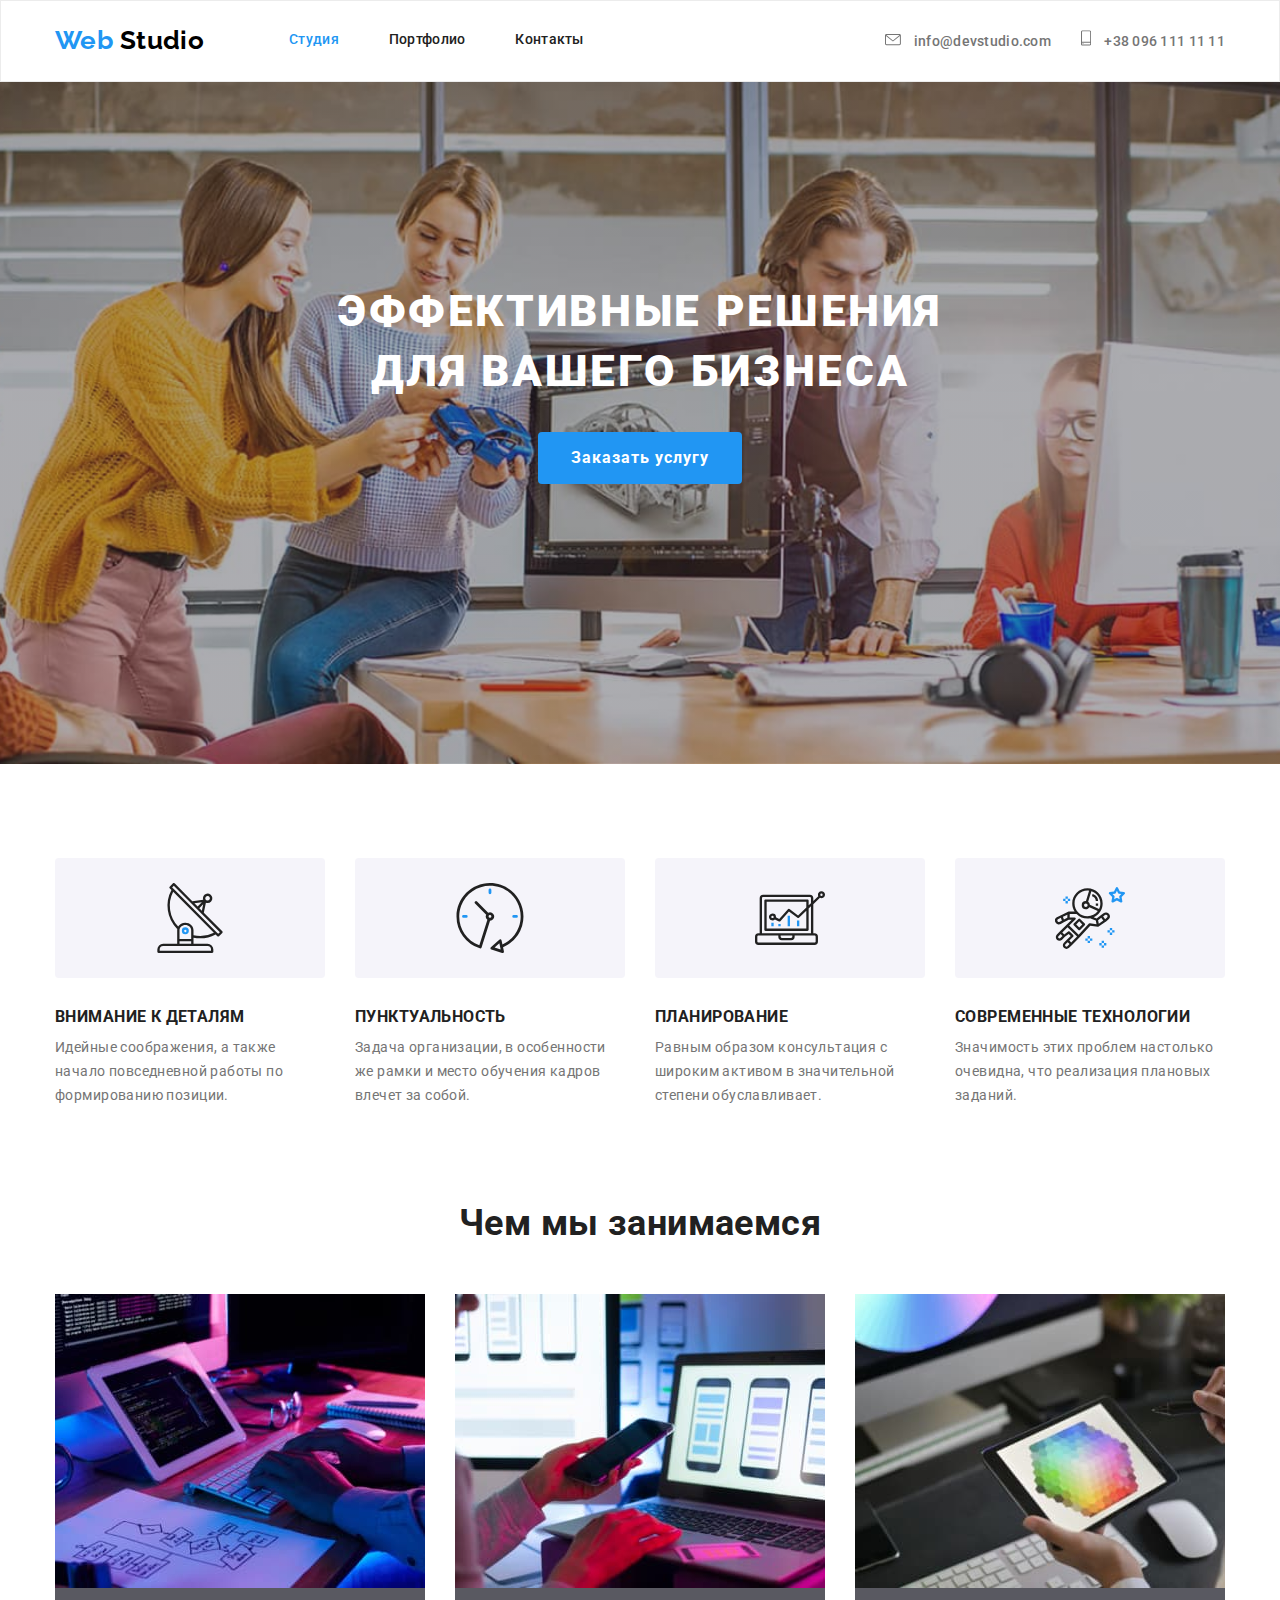
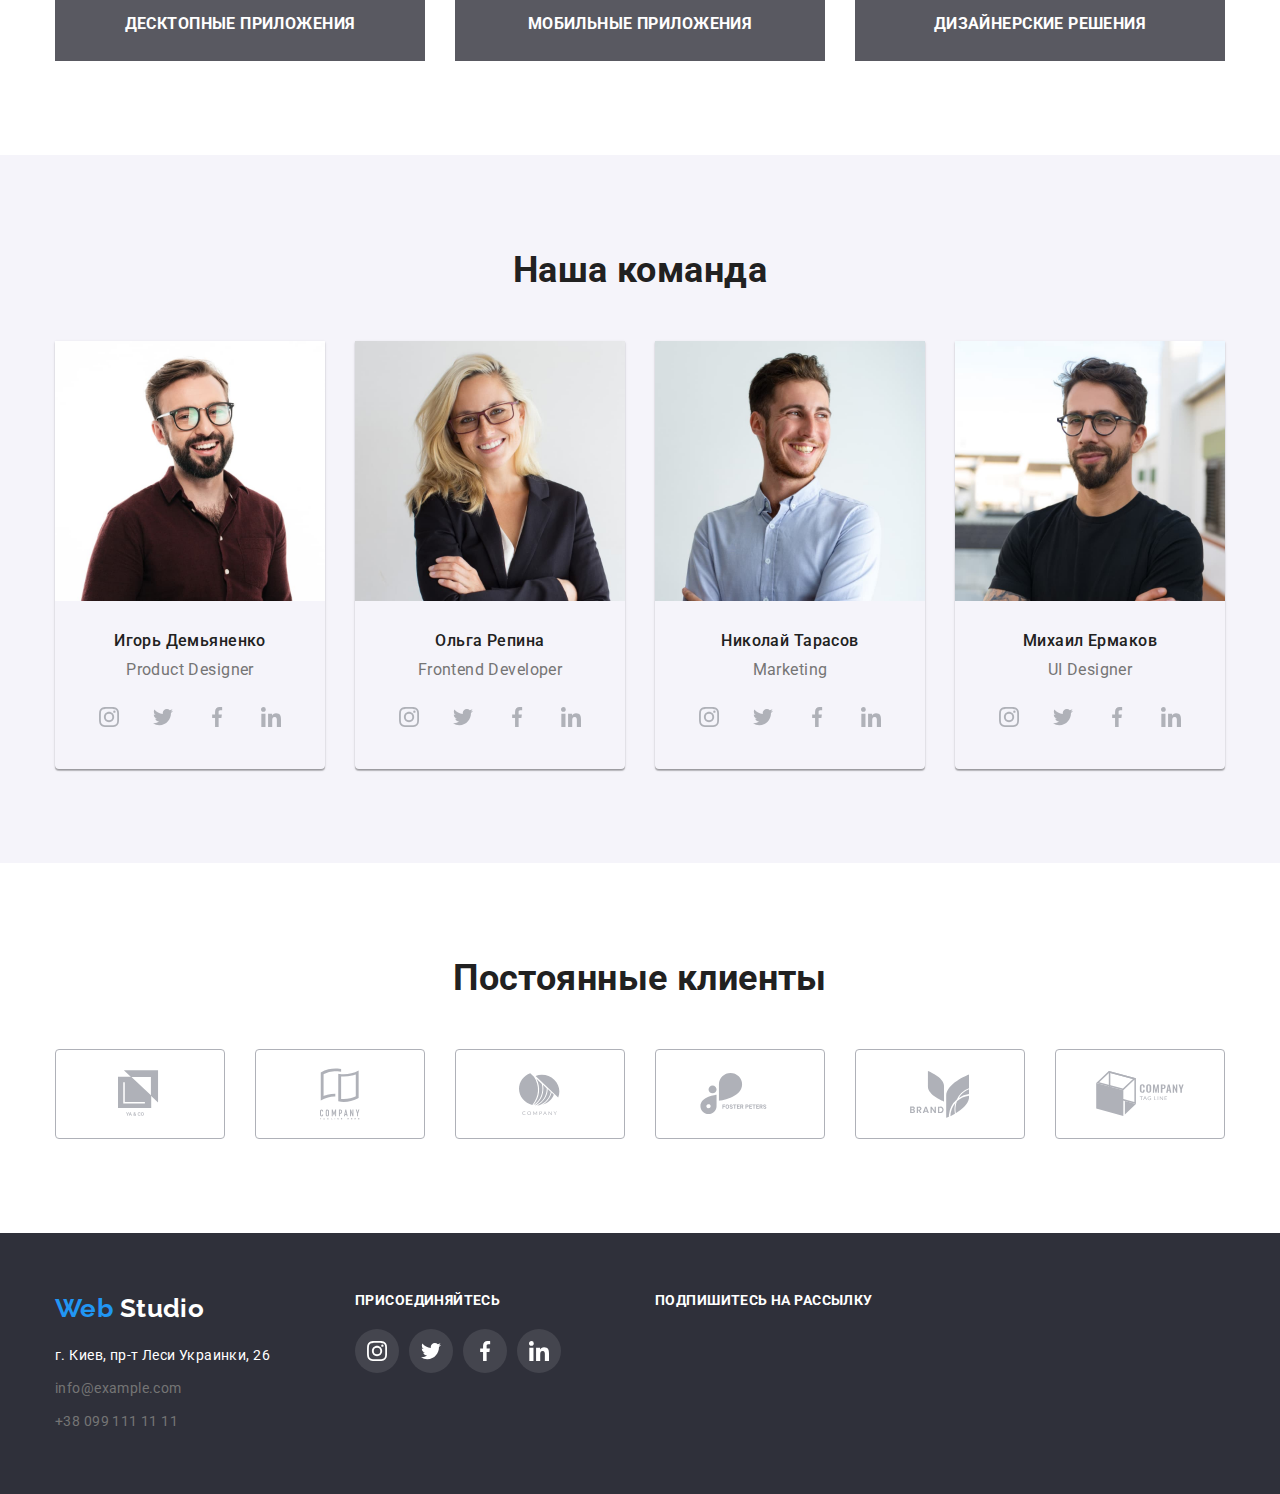
<file: index.html>
<!DOCTYPE html>
<html lang="ru">
  <head>
    <meta charset="UTF-8" />
    <meta name="viewport" content="width=device-width, initial-scale=1.0" />
    <title>Studio</title>
    <link
      href="https://fonts.googleapis.com/css2?family=Raleway:wght@700&family=Roboto:wght@400;500;700;900&display=swap"
      rel="stylesheet"
    />
    <link rel="stylesheet" href="./css/normalize.css" />
    <link rel="stylesheet" href="./css/styles.css" />
  </head>

  <body>
    <!--Начало header-->
    <header class="page-header">
      <div class="container header">
        <nav class="main-nav">
          <a lang="en" href="" class="logo">
            <span class="accent">Web</span> Studio
          </a>
          <ul class="enumeration nav-list">
            <li class="nav-item">
              <a href="" class="nav-link current">Студия</a>
            </li>
            <li class="nav-item">
              <a href="./portfolio.html" class="nav-link">Портфолио</a>
            </li>
            <li class="nav-item"><a href="" class="nav-link">Контакты</a></li>
          </ul>

          <ul class="enumeration contacts">
            <li class="contacts-item">
              <a
                href="mailto:info@devstudio.com"
                class="contacts-link envelope"
              >
                <svg class="contacts-images" width="16" height="12">
                  <use href="./images/symbol-defs.svg#icon-envelope"></use>
                </svg>
                info@devstudio.com
              </a>
            </li>
            <li class="contacts-item">
              <a href="tel:+380991111111" class="contacts-link smartphone">
                <svg class="contacts-images" width="10" height="16">
                  <use href="./images/symbol-defs.svg#icon-smartphone"></use>
                </svg>
                +38 096 111 11 11
              </a>
            </li>
          </ul>
        </nav>
      </div>
    </header>
    <!--Конец header-->

    <main>
      <!--Начало блока героя-->
      <section class="hero">
        <div class="container hero-section">
          <h1 class="hero-title">
            Эффективные решения для вашего бизнеса
          </h1>
          <a href="" class="button">Заказать услугу</a>
        </div>
      </section>
      <!--Конец блока героя-->

      <!--Начало Особенности-->
      <section>
        <div class="container features">
          <h2 class="features-title visually-hidden">Особенности</h2>
          <ul class="enumeration features-point">
            <li class="features-point-element antenna">
              <h3 class="features-list">Внимание к деталям</h3>
              <p class="features-text">
                Идейные соображения, а также начало повседневной работы по
                формированию позиции.
              </p>
            </li>
            <li class="features-point-element clock">
              <h3 class="features-list">Пунктуальность</h3>
              <p class="features-text">
                Задача организации, в особенности же рамки и место обучения
                кадров влечет за собой.
              </p>
            </li>
            <li class="features-point-element diagram">
              <h3 class="features-list">Планирование</h3>
              <p class="features-text">
                Равным образом консультация с широким активом в значительной
                степени обуславливает.
              </p>
            </li>
            <li class="features-point-element astronaut">
              <h3 class="features-list">Современные технологии</h3>
              <p class="features-text">
                Значимость этих проблем настолько очевидна, что реализация
                плановых заданий.
              </p>
            </li>
          </ul>
        </div>
      </section>
      <!--Конец Особенности-->

      <!--Начало Чем мы занимаемся-->
      <section class="activity">
        <div class="container activity-main">
          <h2 class="activity-title">Чем мы занимаемся</h2>
          <ul class="enumeration activity-point">
            <li class="activity-element">
              <img
                src="./images/desk.jpg"
                alt="Ноутбук"
                width="370"
                class="activity-images"
              />
              <h3 class="activity-title-list desktop">Десктопные приложения</h3>
            </li>
            <li class="activity-element">
              <img
                src="./images/box.jpg"
                alt="Телефон"
                width="370"
                class="activity-images"
              />
              <h3 class="activity-title-list mobile">Мобильные приложения</h3>
            </li>
            <li class="activity-element">
              <img
                src="./images/tv.jpg"
                alt="Монитор"
                width="370"
                class="activity-images"
              />
              <h3 class="activity-title-list designer">Дизайнерские решения</h3>
            </li>
          </ul>
        </div>
      </section>
      <!--Конец Чем мы занимаемся-->

      <!--Начало Наша команда-->
      <section class="team">
        <div class="container team-main">
          <h2 class="team-title">Наша команда</h2>
          <ul class="enumeration team-point">
            <li class="team-list">
              <img
                src="./images/demyanenko.jpg"
                alt="Парень"
                width="270"
                class="team-images"
              />
              <h3 class="team-surname">Игорь Демьяненко</h3>
              <p lang="en" class="team-position">Product Designer</p>
              <ul class="enumeration team-flex">
                <li class="team-flex-links">
                  <a
                    href=""
                    target="blank"
                    aria-label="Instagram"
                    class="social-links"
                    ><svg class="network" width="20" height="20">
                      <use href="./images/symbol-defs.svg#icon-instagram"></use>
                    </svg>
                  </a>
                </li>
                <li class="team-flex-links">
                  <a
                    href=""
                    target="blank"
                    aria-label="Twitter"
                    class="social-links"
                    ><svg class="network" width="20" height="20">
                      <use href="./images/symbol-defs.svg#icon-twitter"></use>
                    </svg>
                  </a>
                </li>
                <li class="team-flex-links">
                  <a
                    href=""
                    target="blank"
                    aria-label="Facebook"
                    class="social-links"
                    ><svg class="network" width="20" height="20">
                      <use href="./images/symbol-defs.svg#icon-facebook"></use>
                    </svg>
                  </a>
                </li>
                <li class="team-flex-links">
                  <a
                    href=""
                    target="blank"
                    aria-label="LinkedIn"
                    class="social-links"
                    ><svg class="network" width="20" height="20">
                      <use href="./images/symbol-defs.svg#icon-linkedin"></use>
                    </svg>
                  </a>
                </li>
              </ul>
            </li>
            <li class="team-list">
              <img
                src="./images/repin.jpg"
                alt="Девушка"
                width="270"
                class="team-images"
              />
              <h3 class="team-surname">Ольга Репина</h3>
              <p lang="en" class="team-position">Frontend Developer</p>
              <ul class="enumeration team-flex">
                <li class="team-flex-links">
                  <a
                    href=""
                    target="blank"
                    aria-label="Instagram"
                    class="social-links"
                    ><svg class="network" width="20" height="20">
                      <use href="./images/symbol-defs.svg#icon-instagram"></use>
                    </svg>
                  </a>
                </li>
                <li class="team-flex-links">
                  <a
                    href=""
                    target="blank"
                    aria-label="Twitter"
                    class="social-links"
                    ><svg class="network" width="20" height="20">
                      <use href="./images/symbol-defs.svg#icon-twitter"></use>
                    </svg>
                  </a>
                </li>
                <li class="team-flex-links">
                  <a
                    href=""
                    target="blank"
                    aria-label="Facebook"
                    class="social-links"
                    ><svg class="network" width="20" height="20">
                      <use href="./images/symbol-defs.svg#icon-facebook"></use>
                    </svg>
                  </a>
                </li>
                <li class="team-flex-links">
                  <a
                    href=""
                    target="blank"
                    aria-label="LinkedIn"
                    class="social-links"
                    ><svg class="network" width="20" height="20">
                      <use href="./images/symbol-defs.svg#icon-linkedin"></use>
                    </svg>
                  </a>
                </li>
              </ul>
            </li>
            <li class="team-list">
              <img
                src="./images/tarasov.jpg"
                alt="Парень"
                width="270"
                class="team-images"
              />
              <h3 class="team-surname">Николай Тарасов</h3>
              <p lang="en" class="team-position">Marketing</p>
              <ul class="enumeration team-flex">
                <li class="team-flex-links">
                  <a
                    href=""
                    target="blank"
                    aria-label="Instagram"
                    class="social-links"
                    ><svg class="network" width="20" height="20">
                      <use href="./images/symbol-defs.svg#icon-instagram"></use>
                    </svg>
                  </a>
                </li>
                <li class="team-flex-links">
                  <a
                    href=""
                    target="blank"
                    aria-label="Twitter"
                    class="social-links"
                    ><svg class="network" width="20" height="20">
                      <use href="./images/symbol-defs.svg#icon-twitter"></use>
                    </svg>
                  </a>
                </li>
                <li class="team-flex-links">
                  <a
                    href=""
                    target="blank"
                    aria-label="Facebook"
                    class="social-links"
                    ><svg class="network" width="20" height="20">
                      <use href="./images/symbol-defs.svg#icon-facebook"></use>
                    </svg>
                  </a>
                </li>
                <li class="team-flex-links">
                  <a
                    href=""
                    target="blank"
                    aria-label="LinkedIn"
                    class="social-links"
                    ><svg class="network" width="20" height="20">
                      <use href="./images/symbol-defs.svg#icon-linkedin"></use>
                    </svg>
                  </a>
                </li>
              </ul>
            </li>
            <li class="team-list">
              <img
                src="./images/ermakov.jpg"
                alt="Парень"
                width="270"
                class="team-images"
              />
              <h3 class="team-surname">Михаил Ермаков</h3>
              <p lang="en" class="team-position">UI Designer</p>
              <div class="team-links">
                <ul class="enumeration team-flex">
                  <li class="team-flex-links">
                    <a
                      href=""
                      target="blank"
                      aria-label="Instagram"
                      class="social-links"
                      ><svg class="network" width="20" height="20">
                        <use
                          href="./images/symbol-defs.svg#icon-instagram"
                        ></use>
                      </svg>
                    </a>
                  </li>
                  <li class="team-flex-links">
                    <a
                      href=""
                      target="blank"
                      aria-label="Twitter"
                      class="social-links"
                      ><svg class="network" width="20" height="20">
                        <use href="./images/symbol-defs.svg#icon-twitter"></use>
                      </svg>
                    </a>
                  </li>
                  <li class="team-flex-links">
                    <a
                      href=""
                      target="blank"
                      aria-label="Facebook"
                      class="social-links"
                      ><svg class="network" width="20" height="20">
                        <use
                          href="./images/symbol-defs.svg#icon-facebook"
                        ></use>
                      </svg>
                    </a>
                  </li>
                  <li class="team-flex-links">
                    <a
                      href=""
                      target="blank"
                      aria-label="LinkedIn"
                      class="social-links"
                      ><svg class="network" width="20" height="20">
                        <use
                          href="./images/symbol-defs.svg#icon-linkedin"
                        ></use>
                      </svg>
                    </a>
                  </li>
                </ul>
              </div>
            </li>
          </ul>
        </div>
      </section>
      <!--Конец Наша команда-->

      <!--Начало Постоянные клиенты-->
      <section class="customers">
        <div class="container customers-main">
          <h2 class="customers-title">Постоянные клиенты</h2>
          <ul class="enumeration customers-point">
            <li class="customers-list">
              <a href="" class="customers-link">
                <svg class="customers-logo" width="44.27" height="49.23">
                  <use href="./images/symbol-defs.svg#icon-logo1"></use>
                </svg>
              </a>
            </li>
            <li class="customers-list">
              <a href="" class="customers-link">
                <svg class="customers-logo" width="40" height="52">
                  <use href="./images/symbol-defs.svg#icon-logo2"></use>
                </svg>
              </a>
            </li>
            <li class="customers-list">
              <a href="" class="customers-link">
                <svg class="customers-logo" width="41" height="42.6">
                  <use href="./images/symbol-defs.svg#icon-logo3"></use>
                </svg>
              </a>
            </li>
            <li class="customers-list">
              <a href="" class="customers-link">
                <svg class="customers-logo" width="79.66" height="42.02">
                  <use href="./images/symbol-defs.svg#icon-logo4"></use>
                </svg>
              </a>
            </li>
            <li class="customers-list">
              <a href="" class="customers-link">
                <svg class="customers-logo" width="59" height="47">
                  <use href="./images/symbol-defs.svg#icon-logo5"></use>
                </svg>
              </a>
            </li>
            <li class="customers-list">
              <a href="" class="customers-link">
                <svg class="customers-logo" width="88.48" height="45.44">
                  <use href="./images/symbol-defs.svg#icon-logo6"></use>
                </svg>
              </a>
            </li>
          </ul>
        </div>
      </section>
      <!--Конец Постоянные клиенты-->
    </main>

    <!--Начало footer-->
    <footer class="footer">
      <div class="container footer-flex">
        <div class="footer-nav">
          <a lang="en" href="" class="footer-logo">
            <span class="accent">Web</span> Studio
          </a>
          <address class="address">
            г. Киев, пр-т Леси Украинки, 26 <br />
            <a href="mailto:info@example.com" class="address-link"
              >info@example.com</a
            >
            <a href="tel:+380991111111" class="address-link"
              >+38 099 111 11 11</a
            >
          </address>
        </div>
        <div class="footer-join">
          <b class="footer-title">присоединяйтесь</b>
          <ul class="enumeration join">
            <li class="join-link">
              <a
                href=""
                target="blank"
                aria-label="Instagram"
                class="footer-title-link"
                ><svg class="join-network" width="20" height="20">
                  <use href="./images/symbol-defs.svg#icon-instagram"></use>
                </svg>
              </a>
            </li>
            <li class="join-link">
              <a
                href=""
                target="blank"
                aria-label="Twitter"
                class="footer-title-link"
                ><svg class="join-network" width="20" height="20">
                  <use href="./images/symbol-defs.svg#icon-twitter"></use>
                </svg>
              </a>
            </li>
            <li class="join-link">
              <a
                href=""
                target="blank"
                aria-label="Facebook"
                class="footer-title-link"
                ><svg class="join-network" width="20" height="20">
                  <use href="./images/symbol-defs.svg#icon-facebook"></use>
                </svg>
              </a>
            </li>
            <li class="join-link">
              <a
                href=""
                target="blank"
                aria-label="LinkedIn"
                class="footer-title-link"
                ><svg class="join-network" width="20" height="20">
                  <use href="./images/symbol-defs.svg#icon-linkedin"></use>
                </svg>
              </a>
            </li>
          </ul>
        </div>
        <div class="footer-follow">
          <b class="footer-title">Подпишитесь на рассылку</b>
          <!-- E-mail -->
          <!-- Подписаться -->
        </div>
      </div>
    </footer>
    <!--Конец footer-->
  </body>
</html>
</file>
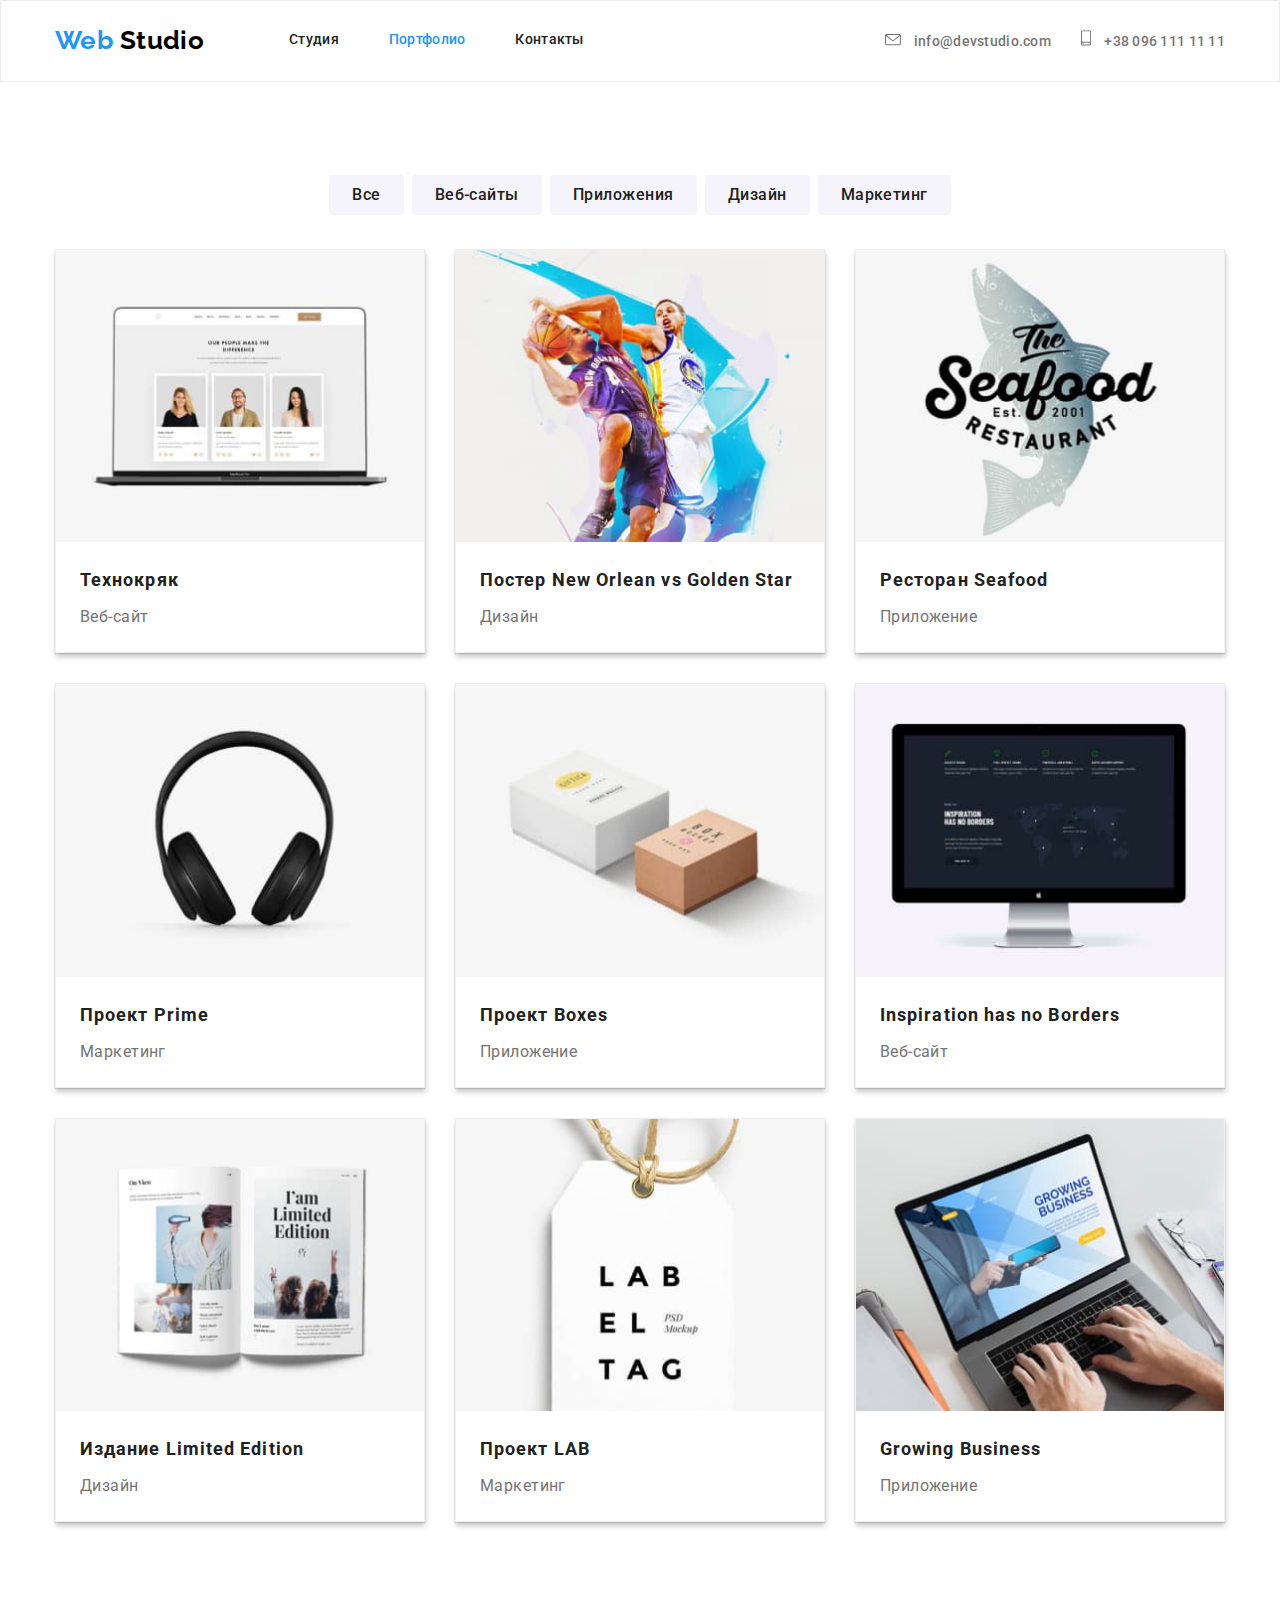
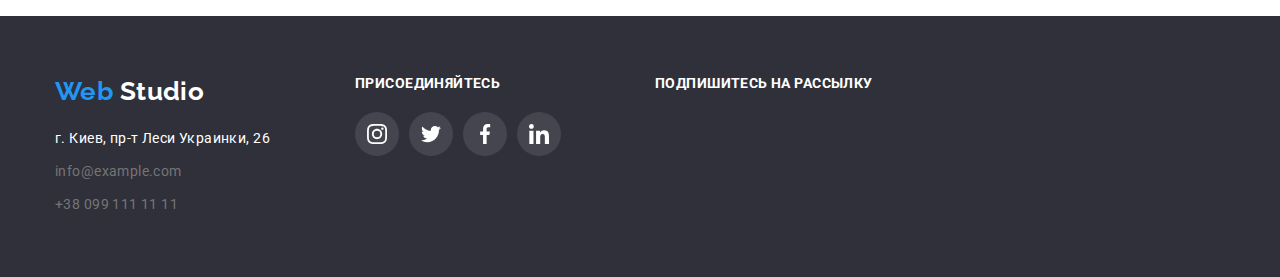
<file: portfolio.html>
<!DOCTYPE html>
<html lang="ru">
  <head>
    <meta charset="UTF-8" />
    <meta name="viewport" content="width=device-width, initial-scale=1.0" />
    <title>Portfolio</title>
    <link
      href="https://fonts.googleapis.com/css2?family=Raleway:wght@700&family=Roboto:wght@400;500;700;900&display=swap"
      rel="stylesheet"
    />
    <link rel="stylesheet" href="./css/normalize.css" />
    <link rel="stylesheet" href="./css/styles.css" />
  </head>

  <body>
    <!--Начало header-->
    <header class="page-header">
      <div class="container header">
        <nav class="main-nav">
          <a lang="en" href="" class="logo">
            <span class="accent">Web</span> Studio
          </a>
          <ul class="enumeration nav-list">
            <li class="nav-item">
              <a href="./index.html" class="nav-link">Студия</a>
            </li>
            <li class="nav-item">
              <a href="./portfolio.html" class="nav-link current">Портфолио</a>
            </li>
            <li class="nav-item"><a href="" class="nav-link">Контакты</a></li>
          </ul>
          <ul class="enumeration contacts">
            <li class="contacts-item">
              <a
                href="mailto:info@devstudio.com"
                class="contacts-link envelope"
              >
                <svg class="contacts-images" width="16" height="12">
                  <use href="./images/symbol-defs.svg#icon-envelope"></use>
                </svg>
                info@devstudio.com
              </a>
            </li>
            <li class="contacts-item">
              <a href="tel:+380991111111" class="contacts-link smartphone">
                <svg class="contacts-images" width="10" height="16">
                  <use href="./images/symbol-defs.svg#icon-smartphone"></use>
                </svg>
                +38 096 111 11 11
              </a>
            </li>
          </ul>
        </nav>
      </div>
    </header>
    <!--Конец header-->

    <main>
      <!--Начало Фильтр-->
      <section class="portfolio-primary">
        <div class="container portfolio-primary-button">
          <h1 class="portfolio-primary-title">Пример наших работ</h1>
          <ul class="enumeration button-portfolio">
            <li class="button-portfolio-links">
              <button type="button" class="button-portfolio primary">
                Все
              </button>
            </li>
            <li class="button-portfolio-links">
              <button type="button" class="button-portfolio primary">
                Веб-сайты
              </button>
            </li>
            <li class="button-portfolio-links">
              <button type="button" class="button-portfolio primary">
                Приложения
              </button>
            </li>
            <li class="button-portfolio-links">
              <button type="button" class="button-portfolio primary">
                Дизайн
              </button>
            </li>
            <li class="button-portfolio-links">
              <button type="button" class="button-portfolio primary">
                Маркетинг
              </button>
            </li>
          </ul>
        </div>
      </section>
      <!--Конец Фильтр-->

      <!--Начало Наши работы-->
      <section class="portfolio">
        <div class="container portfolio-main">
          <ul class="enumeration portfolio-point">
            <li class="portfolio-element">
              <a href="" class="portfolio-link"
                ><img
                  src="./images-portfolio/portfolio1.jpg"
                  alt="На портфолио фото двух женщин и одного мужчины "
                  width="370"
                />
                <!-- <p class="portfolio-text">
                  Технокряк это современная площадка распространения
                  коронавируса. Компании используют эту платформу для цифрового
                  шпионажа и атак на защищённые сервера конкурентов.
                </p> -->
                <div class="portfolio-content">
                  <h2 class="portfolio-title">Технокряк</h2>
                  <p class="portfolio-filter">Веб-сайт</p>
                </div>
              </a>
            </li>
            <li class="portfolio-element">
              <img
                src="./images-portfolio/portfolio2.jpg"
                alt="Два парня играют в баскетбол"
                width="370"
              />
              <!-- <p class="portfolio-text">
                Технокряк это современная площадка распространения коронавируса.
                Компании используют эту платформу для цифрового шпионажа и атак
                на защищённые сервера конкурентов.
              </p> -->
              <div class="portfolio-content">
                <h2 class="portfolio-title">
                  Постер New Orlean vs Golden Star
                </h2>
                <p class="portfolio-filter">Дизайн</p>
              </div>
            </li>
            <li class="portfolio-element">
              <img
                src="./images-portfolio/portfolio3.jpg"
                alt="Логотип рыбного ресторана"
                width="370"
              />
              <!-- <p class="portfolio-text">
                Технокряк это современная площадка распространения коронавируса.
                Компании используют эту платформу для цифрового шпионажа и атак
                на защищённые сервера конкурентов.
              </p> -->
              <div class="portfolio-content">
                <h2 class="portfolio-title">Ресторан Seafood</h2>
                <p class="portfolio-filter">Приложение</p>
              </div>
            </li>
            <li class="portfolio-element">
              <img
                src="./images-portfolio/portfolio4.jpg"
                alt="Наушники"
                width="370"
              />
              <!-- <p class="portfolio-text">
                Технокряк это современная площадка распространения коронавируса.
                Компании используют эту платформу для цифрового шпионажа и атак
                на защищённые сервера конкурентов.
              </p> -->
              <div class="portfolio-content">
                <h2 class="portfolio-title">Проект Prime</h2>
                <p class="portfolio-filter">Маркетинг</p>
              </div>
            </li>
            <li class="portfolio-element">
              <img
                src="./images-portfolio/portfolio5.jpg"
                alt="Две коробки"
                width="370"
              />
              <!-- <p class="portfolio-text">
                Технокряк это современная площадка распространения коронавируса.
                Компании используют эту платформу для цифрового шпионажа и атак
                на защищённые сервера конкурентов.
              </p> -->
              <div class="portfolio-content">
                <h2 class="portfolio-title">Проект Boxes</h2>
                <p class="portfolio-filter">Приложение</p>
              </div>
            </li>
            <li class="portfolio-element">
              <img
                src="./images-portfolio/portfolio6.jpg"
                alt="Черный монитор"
                width="370"
              />
              <!-- <p class="portfolio-text">
                Технокряк это современная площадка распространения коронавируса.
                Компании используют эту платформу для цифрового шпионажа и атак
                на защищённые сервера конкурентов.
              </p> -->
              <div class="portfolio-content">
                <h2 class="portfolio-title">Inspiration has no Borders</h2>
                <p class="portfolio-filter">Веб-сайт</p>
              </div>
            </li>
            <li class="portfolio-element">
              <img
                src="./images-portfolio/portfolio7.jpg"
                alt="Открытый журнал"
                width="370"
              />
              <!-- <p class="portfolio-text">
                Технокряк это современная площадка распространения коронавируса.
                Компании используют эту платформу для цифрового шпионажа и атак
                на защищённые сервера конкурентов.
              </p> -->
              <div class="portfolio-content">
                <h2 class="portfolio-title">Издание Limited Edition</h2>
                <p class="portfolio-filter">Дизайн</p>
              </div>
            </li>
            <li class="portfolio-element">
              <img
                src="./images-portfolio/portfolio8.jpg"
                alt="Лейбл"
                width="370"
              />
              <!-- <p class="portfolio-text">
                Технокряк это современная площадка распространения коронавируса.
                Компании используют эту платформу для цифрового шпионажа и атак
                на защищённые сервера конкурентов.
              </p> -->
              <div class="portfolio-content">
                <h2 class="portfolio-title">Проект LAB</h2>
                <p class="portfolio-filter">Маркетинг</p>
              </div>
            </li>
            <li class="portfolio-element">
              <img
                src="./images-portfolio/portfolio9.jpg"
                alt="Работа за ноутбуком"
                width="370"
              />
              <!-- <p class="portfolio-text">
                Технокряк это современная площадка распространения коронавируса.
                Компании используют эту платформу для цифрового шпионажа и атак
                на защищённые сервера конкурентов.
              </p> -->
              <div class="portfolio-content">
                <h2 class="portfolio-title">Growing Business</h2>
                <p class="portfolio-filter">Приложение</p>
              </div>
            </li>
          </ul>
        </div>
      </section>
      <!--Конец Наши работы-->
    </main>

    <!--Начало footer-->
    <footer class="footer">
      <div class="container footer-flex">
        <div class="footer-nav">
          <a lang="en" href="" class="footer-logo">
            <span class="accent">Web</span> Studio
          </a>
          <address class="address">
            г. Киев, пр-т Леси Украинки, 26 <br />
            <a href="mailto:info@example.com" class="address-link"
              >info@example.com</a
            >
            <a href="tel:+380991111111" class="address-link"
              >+38 099 111 11 11</a
            >
          </address>
        </div>
        <div class="footer-join">
          <b class="footer-title">присоединяйтесь</b>
          <ul class="enumeration join">
            <li class="join-link">
              <a
                href=""
                target="blank"
                aria-label="Instagram"
                class="footer-title-link"
                ><svg class="join-network" width="20" height="20">
                  <use href="./images/symbol-defs.svg#icon-instagram"></use>
                </svg>
              </a>
            </li>
            <li class="join-link">
              <a
                href=""
                target="blank"
                aria-label="Twitter"
                class="footer-title-link"
                ><svg class="join-network" width="20" height="20">
                  <use href="./images/symbol-defs.svg#icon-twitter"></use>
                </svg>
              </a>
            </li>
            <li class="join-link">
              <a
                href=""
                target="blank"
                aria-label="Facebook"
                class="footer-title-link"
                ><svg class="join-network" width="20" height="20">
                  <use href="./images/symbol-defs.svg#icon-facebook"></use>
                </svg>
              </a>
            </li>
            <li class="join-link">
              <a
                href=""
                target="blank"
                aria-label="LinkedIn"
                class="footer-title-link"
                ><svg class="join-network" width="20" height="20">
                  <use href="./images/symbol-defs.svg#icon-linkedin"></use>
                </svg>
              </a>
            </li>
          </ul>
        </div>
        <div class="footer-follow">
          <b class="footer-title">Подпишитесь на рассылку</b>
          <!-- E-mail -->
          <!-- Подписаться -->
        </div>
      </div>
    </footer>
    <!--Конец footer-->
  </body>
</html>
</file>
<file: css/styles.css>
:root {
  --primary-text-color: #757575;
  --secondary-text-color: #ffffff;
  --accent: #2196f3;
  --title: #212121;
  --contacts: rgba(255, 255, 255, 0.6);
  --primary-background-color: #ffffff;
  --secondary-background-color: #f5f4fa;
}

/* цвет основного текста #757575 */
/* вторичный цвет текста #FFFFFF */
/* акцент #2196F3 */
/* заголовки #212121*/
/* футер почта и телефон rgba(255, 255, 255, 0.6) */
/* цвет logo #000000 */

/* цвет фона #FFFFFF */
/* вторичный цвет фона #f5f4fa */
/* цвет фона hero, activity rgba(47, 48, 58, 0.8); */
/* цвет фона footer #2F303A */

/* font-family основной Roboto, font-weight 400, 500, 700, 900 */
/* font-family логотипа Raleway, font-weight 700 */

*,
*::before,
*::after {
  box-sizing: border-box;
}

body {
  background-color: var(--primary-background-color);
  color: var(--primary-text-color);

  font-family: Roboto, sans-serif;
  font-size: 14px;
  line-height: 1.14;
  letter-spacing: 0.03em;
}

.enumeration {
  padding: 0;
  margin: 0;

  list-style: none;
}

a {
  text-decoration: none;
}
img {
  display: block;
  max-width: 100%;
  height: auto;
}
.container {
  margin-left: auto;
  margin-right: auto;
  width: 1200px;
  padding-left: 15px;
  padding-right: 15px;
  /* outline: 2px solid tomato; */
}

/* logo */
.accent {
  color: #2196f3;
}
.logo {
  margin-right: 85px;

  color: #000000;

  font-family: Raleway, sans-serif;
  font-weight: 700;
  font-size: 26px;
  line-height: 1.19;
}

/* studio */
.page-header {
  border: 1px solid #ececec;
}
.header {
  padding-top: 24px;
  padding-bottom: 25px;
}
/* main-nav */
.main-nav {
  display: flex;
  align-items: center;
}

/* nav */
.nav-list {
  display: flex;
  align-items: baseline;
}
.nav-item:not(:last-child) {
  margin-right: 50px;
}
.nav-item .nav-link {
  color: var(--title);

  font-weight: 500;
  letter-spacing: 0.02em;
}
.nav-item .nav-link:hover,
.nav-item .nav-link:focus {
  color: var(--accent);
}
.nav-item .nav-link.current {
  color: var(--accent);
}

/* contacts */
.contacts {
  display: flex;
  margin-left: auto;
  align-items: baseline;
  justify-content: center;
}

.contacts-item:not(:last-child) {
  margin-right: 30px;
}

.contacts .contacts-link {
  align-items: center;
  justify-content: center;

  color: var(--primary-text-color);

  font-weight: 500;
  letter-spacing: 0.02em;
}
.contacts-link:hover,
.contacts-link:focus {
  color: var(--accent);
}
.contacts-link:hover .contacts-images,
.contacts-link:focus .contacts-images {
  fill: var(--accent);
}

.envelope {
  width: 161px;
  height: 16px;
}
.smartphone {
  width: 142px;
  height: 16px;
}
.contacts-images {
  align-items: baseline;
  justify-content: center;
  /* vertical-align: middle; */
  margin-right: 10px;
  fill: var(--primary-text-color);
}
/* .contacts-link.envelope::before {
  content: "";
  margin-right: 10px;
  display: inline-block;
  align-items: center;
  height: 11.2px;
  width: 16px;
  background-size: contain;
  background-repeat: no-repeat;
  background-position: left;
  background-image: url(../images/svg/envelope.svg);
}
.contacts-link.smartphone::before {
  content: "";
  margin-right: 10px;
  display: inline-block;
  align-items: center;
  height: 14.94px;
  width: 10px;
  background-size: contain;
  background-repeat: no-repeat;
  background-position: left;
  background-image: url(../images/svg/smartphone.svg);
} */

/* hero */
.hero {
  max-width: 1600px;
  min-height: 600px;
  margin-left: auto;
  margin-right: auto;
  background-image: linear-gradient(
      to right,
      rgba(47, 48, 58, 0.4),
      rgba(47, 48, 58, 0.4)
    ),
    url(../images/header.jpg);
  background-color: #c4c4c4;
  background-size: cover;
  background-repeat: no-repeat;
  background-position: center;
  /* outline: 1px solid red; */
}
.hero-section {
  display: flex;
  flex-direction: column;
  padding-top: 200px;
  padding-bottom: 280px;
  align-items: center;
  justify-content: center;
  text-align: center;
}

.hero-title {
  margin-top: 0;
  margin-bottom: 30px;
  max-width: 696px;
  text-align: center;

  color: var(--secondary-text-color);

  font-weight: 900;
  font-size: 44px;
  line-height: 1.36;
  letter-spacing: 0.06em;
  text-transform: uppercase;
}
.button {
  display: inline-block;
  border-radius: 4px;
  padding: 10px 32px;
  min-width: 200px;
  border: 1px solid transparent;

  color: var(--secondary-text-color);
  background-color: var(--accent);

  font-weight: 700;
  font-size: 16px;
  line-height: 1.88;
  text-align: center;
  letter-spacing: 0.06em;
}

/* features */
.features {
  padding-top: 94px;
  padding-bottom: 94px;
}
.features-title.visually-hidden {
  position: absolute !important;
  clip: rect(1px 1px 1px 1px);
  /* IE6, IE7 */
  clip: rect(1px, 1px, 1px, 1px);
  padding: 0 !important;
  border: 0 !important;
  height: 1px !important;
  width: 1px !important;
  overflow: hidden;
}
.features-point {
  display: flex;
  flex-wrap: wrap;
}
.features-point-element {
  flex-wrap: wrap;
  width: calc((100% - 30px * 3) / 4);
  margin-right: 30px;
}
.features-point-element:nth-child(4n) {
  margin-right: 0;
}
.features-point-element.antenna::before {
  margin-top: 0;
  margin-bottom: 30px;
  display: block;
  content: "";
  height: 120px;
  background-image: url(../images/svg/antenna.svg);
  background-size: 70px;
  background-repeat: no-repeat;
  background-position: center;
  background-color: var(--secondary-background-color);
  border-radius: 4px;
}
.features-point-element.clock::before {
  margin-top: 0;
  margin-bottom: 30px;
  display: block;
  content: "";
  height: 120px;
  background-image: url(../images/svg/clock.svg);
  background-size: 70px;
  background-repeat: no-repeat;
  background-position: center;
  background-color: var(--secondary-background-color);
  border-radius: 4px;
}
.features-point-element.diagram::before {
  margin-top: 0;
  margin-bottom: 30px;
  display: block;
  content: "";
  height: 120px;
  background-image: url(../images/svg/diagram.svg);
  background-size: 70px;
  background-repeat: no-repeat;
  background-position: center;
  background-color: var(--secondary-background-color);
  border-radius: 4px;
}
.features-point-element.astronaut::before {
  margin-top: 0;
  margin-bottom: 30px;
  display: block;
  content: "";
  height: 120px;
  background-image: url(../images/svg/astronaut.svg);
  background-size: 70px;
  background-repeat: no-repeat;
  background-position: center;
  background-color: var(--secondary-background-color);
  border-radius: 4px;
}

.features-list {
  margin-top: 0;
  margin-bottom: 10px;

  color: var(--title);
  text-transform: uppercase;
}
.features-text {
  padding: 0;
  margin: 0;

  font-size: 14px;
  line-height: 1.71;
}

/* activity */
.activity-main {
  padding-top: 0;
  padding-bottom: 94px;
}
.activity-title {
  margin-top: 0;
  margin-bottom: 50px;

  color: var(--title);
  font-size: 36px;
  line-height: 1.17;
  text-align: center;
}
.activity-point {
  display: flex;
  flex-wrap: wrap;
}
.activity-element {
  flex-wrap: wrap;
  width: calc((100% - 30px * 2) / 3);
  margin-right: 30px;
}
.activity-element:nth-child(3n) {
  margin-right: 0;
}
.activity-images {
  display: block;
  margin: 0;
  padding: 0;
}
.activity .activity-title-list {
  margin: 0;
  padding-top: 27px;
  padding-bottom: 27px;
  text-align: center;
  min-width: 370px;

  color: var(--secondary-text-color);
  background-color: rgba(47, 48, 58, 0.8);
  text-transform: uppercase;
}

/* team */
.team {
  background-color: #f5f4fa;
}
.team-main {
  padding-top: 94px;
  padding-bottom: 94px;
}
.team .team-title {
  margin-top: 0;
  margin-bottom: 50px;

  color: var(--title);

  font-size: 36px;
  line-height: 1.17;
  text-align: center;
}
.team-point {
  display: flex;
  flex-wrap: wrap;
}
.team-list {
  flex-wrap: wrap;
  width: calc((100% - 30px * 3) / 4);
  margin-right: 30px;
  box-shadow: 0px 2px 1px rgba(0, 0, 0, 0.2), 0px 1px 1px rgba(0, 0, 0, 0.14),
    0px 1px 3px rgba(0, 0, 0, 0.12);
  border-radius: 0px 0px 4px 4px;
}
.team-list:nth-child(4n) {
  margin-right: 0;
}
.team-images {
  margin-top: 0;
  margin-bottom: 30px;
}
.team .team-surname {
  margin-top: 0;
  margin-bottom: 10px;
  text-align: center;

  color: var(--title);

  font-weight: 500;
  font-size: 16px;
  line-height: 1.19;
}
.team .team-position {
  margin: 0;
  text-align: center;

  font-size: 16px;
  line-height: 1.19;
}
.team-flex {
  display: flex;
  justify-content: center;
  padding-left: 32px;
  padding-right: 32px;
  padding-bottom: 30px;
  padding-top: 16px;
}
.team-flex-links {
  display: inline-flex;
}

.team-flex-links:not(:last-child) {
  margin-right: 10px;
}
.social-links {
  display: inline-flex;
  width: 44px;
  height: 44px;
  border-radius: 50%;
  justify-content: center;
  align-items: center;
}

.team .social-links:not(:last-child) {
  margin-right: 10px;
}
/* .team .social-links {
  color: var(--primary-text-color);
} */
.social-links:hover .network,
.social-links:focus .network {
  fill: var(--secondary-text-color);
}
.social-links:hover,
.social-links:focus {
  background-color: var(--accent);
}
.network {
  fill: #afb1b8;
}
.network:not(:last-child) {
  margin-right: 10px;
}

/* customers */
.customers-main {
  padding-top: 94px;
  padding-bottom: 94px;
}
.customers .customers-title {
  margin-top: 0;
  margin-bottom: 50px;

  color: var(--title);

  font-size: 36px;
  line-height: 1.17;
  text-align: center;
}
.customers-point {
  display: flex;
  flex-wrap: wrap;
}
.customers-list {
  flex-wrap: wrap;
  width: calc((100% - 30px * 5) / 6);
  margin-right: 30px;

  /* border: 1px solid #afb1b8;
  border-radius: 4px; */
}
.customers-list:nth-child(6n) {
  margin-right: 0;
}
.customers-link {
  display: flex;
  justify-content: center;
  align-items: center;
  width: 170px;
  height: 90px;
  border: 1px solid #afb1b8;
  border-radius: 4px;
}
.customers-link:hover,
.customers-link:focus {
  border: 1px solid var(--accent);
}
.customers-link:hover .customers-logo,
.customers-link:focus .customers-logo {
  fill: var(--accent);
}
.customers-logo {
  display: flex;
  align-items: center;
  justify-content: center;
  fill: #afb1b8;
}

/* footer */

.footer {
  background-color: #2f303a;
}
.footer-flex {
  display: flex;
  padding-top: 60px;
  padding-bottom: 60px;
}
.footer-flex > :not(:last-child) {
  align-items: baseline;
  width: calc((50% - 45px) / 2);
  margin-right: 30px;
}
.footer-flex > div:last-child {
  align-items: baseline;
  width: calc(50% - 15px);
}
.footer .footer-logo {
  display: block;
  margin-bottom: 20px;

  color: var(--secondary-text-color);

  font-family: Raleway, sans-serif;
  font-weight: 700;
  font-size: 26px;
  line-height: 1.19;
}
.address {
  color: var(--secondary-text-color);

  font-style: normal;
  font-size: 14px;
  line-height: 1.71;
}
.address .address-link {
  display: block;
  margin-top: 9px;
  margin-bottom: 0;

  color: var(--primary-text-color);

  font-size: 14px;
  line-height: 1.71;
}
.address-link:hover,
.address-link:focus {
  color: var(--accent);
}
.footer .footer-title {
  display: inline-flex;
  margin-bottom: 20px;
  color: var(--secondary-text-color);
  text-transform: uppercase;
}

.join {
  display: flex;
}
.join-link:not(:last-child) {
  margin-right: 10px;
}
.footer-title-link {
  display: inline-flex;
  align-items: center;
  justify-content: center;
  width: 44px;
  height: 44px;
  border-radius: 50%;
  background-color: rgba(255, 255, 255, 0.1);
}
.footer .footer-title-link:hover,
.footer .footer-title-link:focus {
  background-color: var(--accent);
}

.join-network {
  fill: var(--secondary-text-color);
}

/* portfolio */

/* button */

.portfolio-primary-button {
  padding-top: 93px;
  padding-bottom: 34px;
}
.portfolio-primary .portfolio-primary-title {
  position: absolute !important;
  clip: rect(1px 1px 1px 1px);
  /* IE6, IE7 */
  clip: rect(1px, 1px, 1px, 1px);
  padding: 0 !important;
  border: 0 !important;
  height: 1px !important;
  width: 1px !important;
  overflow: hidden;
}
.button-portfolio {
  display: flex;
  align-items: center;
  justify-content: center;
}
.button-portfolio-links:not(:last-child) {
  margin-right: 8px;
}
.button-portfolio.primary {
  padding: 6px 22px;
  border-radius: 4px;
  border: 1px solid transparent;

  color: var(--title);
  background-color: #f5f4fa;

  font-weight: 500;
  font-size: 16px;
  line-height: 1.63;
  letter-spacing: 0.03em;
  text-align: center;
  cursor: pointer;
}
.button-portfolio.primary:hover,
.button-portfolio.primary:focus {
  color: var(--secondary-text-color);
  background-color: var(--accent);
}

/* work */
.portfolio-main {
  padding-top: 0px;
  padding-bottom: 94px;
}
.portfolio-point {
  display: flex;
  flex-wrap: wrap;
}
.portfolio-element {
  display: block;
  width: calc((100% - 30px * 2) / 3);
  margin-right: 30px;
  margin-bottom: 30px;
  background: var(--primary-background-color);
  border: 1px solid #eeeeee;
  box-sizing: border-box;
  box-shadow: 0px 1px 1px rgba(0, 0, 0, 0.12), 0px 4px 4px rgba(0, 0, 0, 0.06),
    1px 4px 6px rgba(0, 0, 0, 0.16);
}
.portfolio-element:nth-child(3n) {
  margin-right: 0;
}
.portfolio-element:nth-last-child(-n + 3) {
  margin-bottom: 0;
}
.portfolio .portfolio-link {
  color: var(--primary-text-color);
}
.portfolio-content {
  padding: 20px 24px;
}
.portfolio .portfolio-title {
  margin-top: 0;
  margin-bottom: 4px;

  color: var(--title);
  font-size: 18px;
  line-height: 2;
  letter-spacing: 0.06em;
}
.portfolio .portfolio-filter {
  margin: 0;

  font-size: 16px;
  line-height: 1.88;
}
.portfolio .portfolio-text {
  padding: 0;
  margin: 0;

  color: var(--secondary-text-color);
  background-color: rgba(33, 150, 243, 0.9);

  font-size: 18px;
  line-height: 1.56;
}
</file>
